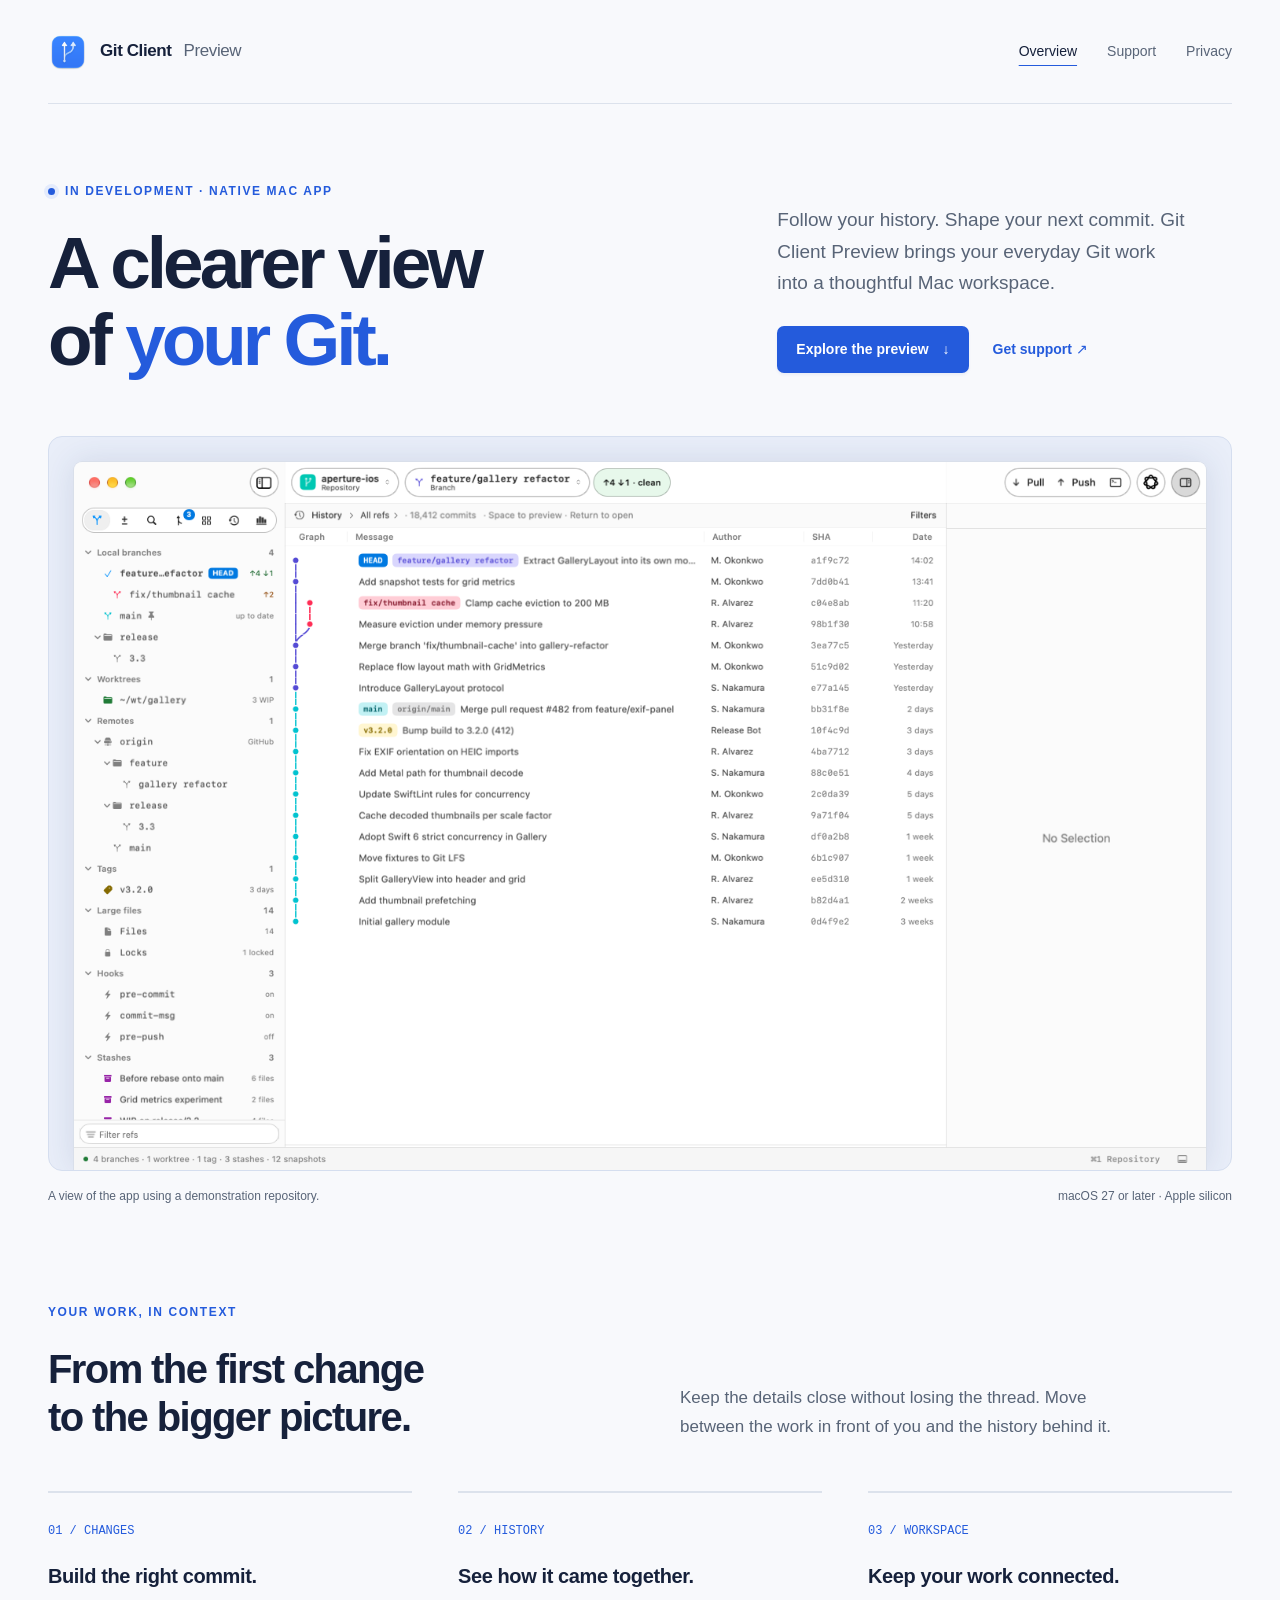
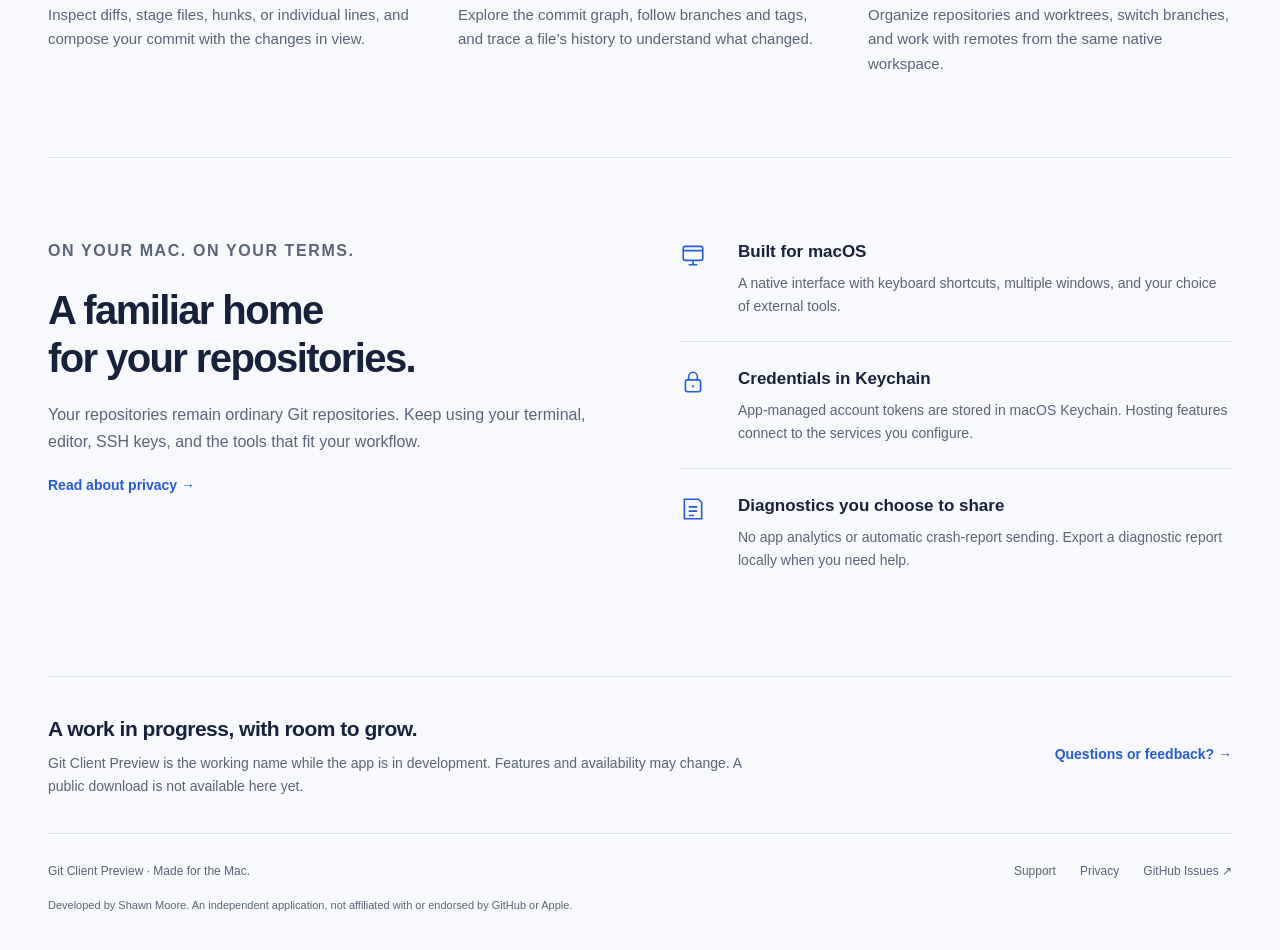
<file: public/index.html>
<!doctype html>
<html lang="en">
<head>
  <meta charset="utf-8">
  <meta name="viewport" content="width=device-width, initial-scale=1">
  <title>Git Client Preview — A clearer view of your Git</title>
  <meta name="description" content="A native Git app for macOS. Explore your history, shape your commits, and work with your repositories in one focused workspace.">
  <meta name="theme-color" content="#f8f9fc">
  <meta property="og:type" content="website">
  <meta property="og:title" content="Git Client Preview — A clearer view of your Git">
  <meta property="og:description" content="A native Git app for macOS. Explore your history, shape your commits, and work with your repositories in one focused workspace.">
  <meta property="og:url" content="https://shawnmoore.github.io/git-client-preview/">
  <meta property="og:image" content="https://shawnmoore.github.io/git-client-preview/assets/repository-preview.png">
  <meta property="og:image:alt" content="Git Client Preview showing branches and commit history in a demonstration repository.">
  <link rel="canonical" href="https://shawnmoore.github.io/git-client-preview/">
  <link rel="icon" type="image/png" href="./assets/app-icon.png">
  <link rel="stylesheet" href="./assets/styles.css">
</head>
<body>
  <a class="skip-link" href="#main">Skip to content</a>
  <header class="site-header wrap">
    <a class="brand" href="./"><img src="./assets/app-icon.png" alt="" width="40" height="40">Git Client <em>Preview</em></a>
    <nav class="site-nav" aria-label="Main navigation"><a href="./" aria-current="page">Overview</a><a href="./support/">Support</a><a href="./privacy/">Privacy</a></nav>
  </header>
  <main id="main" class="wrap">
    <section class="hero" aria-labelledby="hero-heading">
      <div><p class="eyebrow"><span class="status-dot" aria-hidden="true"></span>In development · Native Mac app</p><h1 id="hero-heading">A clearer view<br>of <span>your Git.</span></h1></div>
      <div class="hero-copy"><p>Follow your history. Shape your next commit. Git Client Preview brings your everyday Git work into a thoughtful Mac workspace.</p><div class="actions"><a class="button" href="#explore">Explore the preview <span aria-hidden="true">↓</span></a><a class="text-link" href="support/">Get support <span aria-hidden="true">↗</span></a></div></div>
    </section>
    <figure class="product-figure">
      <div class="product-frame"><img src="assets/repository-preview.png" alt="Git Client Preview’s repository view, with a branch sidebar and a color-coded graph of commit history." width="1440" height="900" fetchpriority="high"></div>
      <figcaption><span>A view of the app using a demonstration repository.</span><span>macOS 27 or later · Apple silicon</span></figcaption>
    </figure>
    <section class="section" id="explore" aria-labelledby="explore-heading">
      <div class="section-heading"><div><p class="eyebrow">Your work, in context</p><h2 id="explore-heading">From the first change<br>to the bigger picture.</h2></div><p>Keep the details close without losing the thread. Move between the work in front of you and the history behind it.</p></div>
      <div class="feature-list">
        <article class="feature"><span class="feature-number" aria-hidden="true">01 / CHANGES</span><h3>Build the right commit.</h3><p>Inspect diffs, stage files, hunks, or individual lines, and compose your commit with the changes in view.</p></article>
        <article class="feature"><span class="feature-number" aria-hidden="true">02 / HISTORY</span><h3>See how it came together.</h3><p>Explore the commit graph, follow branches and tags, and trace a file’s history to understand what changed.</p></article>
        <article class="feature"><span class="feature-number" aria-hidden="true">03 / WORKSPACE</span><h3>Keep your work connected.</h3><p>Organize repositories and worktrees, switch branches, and work with remotes from the same native workspace.</p></article>
      </div>
    </section>
    <section class="section principles" aria-labelledby="principles-heading">
      <div><p class="eyebrow">On your Mac. On your terms.</p><h2 id="principles-heading">A familiar home<br>for your repositories.</h2><p>Your repositories remain ordinary Git repositories. Keep using your terminal, editor, SSH keys, and the tools that fit your workflow.</p><a class="text-link" href="privacy/">Read about privacy <span aria-hidden="true">→</span></a></div>
      <div>
        <div class="principle-note"><svg viewBox="0 0 24 24" fill="none" stroke="currentColor" stroke-width="1.5" aria-hidden="true"><rect x="3" y="4" width="18" height="13" rx="2"/><path d="M8 21h8m-4-4v4M3 8h18"/></svg><div><h3>Built for macOS</h3><p>A native interface with keyboard shortcuts, multiple windows, and your choice of external tools.</p></div></div>
        <div class="principle-note"><svg viewBox="0 0 24 24" fill="none" stroke="currentColor" stroke-width="1.5" aria-hidden="true"><rect x="5" y="10" width="14" height="11" rx="2"/><path d="M8 10V7a4 4 0 0 1 8 0v3m-4 5v2"/></svg><div><h3>Credentials in Keychain</h3><p>App-managed account tokens are stored in macOS Keychain. Hosting features connect to the services you configure.</p></div></div>
        <div class="principle-note"><svg viewBox="0 0 24 24" fill="none" stroke="currentColor" stroke-width="1.5" aria-hidden="true"><path d="M7 3h10l3 3v15H4V3h3zm1 7h8m-8 4h8m-8 4h5"/></svg><div><h3>Diagnostics you choose to share</h3><p>No app analytics or automatic crash-report sending. Export a diagnostic report locally when you need help.</p></div></div>
      </div>
    </section>
    <section class="preview-note" aria-labelledby="preview-heading"><div><h2 id="preview-heading">A work in progress, with room to grow.</h2><p>Git Client Preview is the working name while the app is in development. Features and availability may change. A public download is not available here yet.</p></div><a class="text-link" href="support/">Questions or feedback? <span aria-hidden="true">→</span></a></section>
  </main>
  <footer class="site-footer wrap">
    <div class="footer-top"><span>Git Client Preview · Made for the Mac.</span><nav class="footer-links" aria-label="Footer navigation"><a href="./support/">Support</a><a href="./privacy/">Privacy</a><a href="https://github.com/ShawnMoore/git-client-preview/issues">GitHub Issues <span aria-hidden="true">↗</span></a></nav></div>
    <p>Developed by Shawn Moore. An independent application, not affiliated with or endorsed by GitHub or Apple.</p>
  </footer>
</body>
</html>
</file>
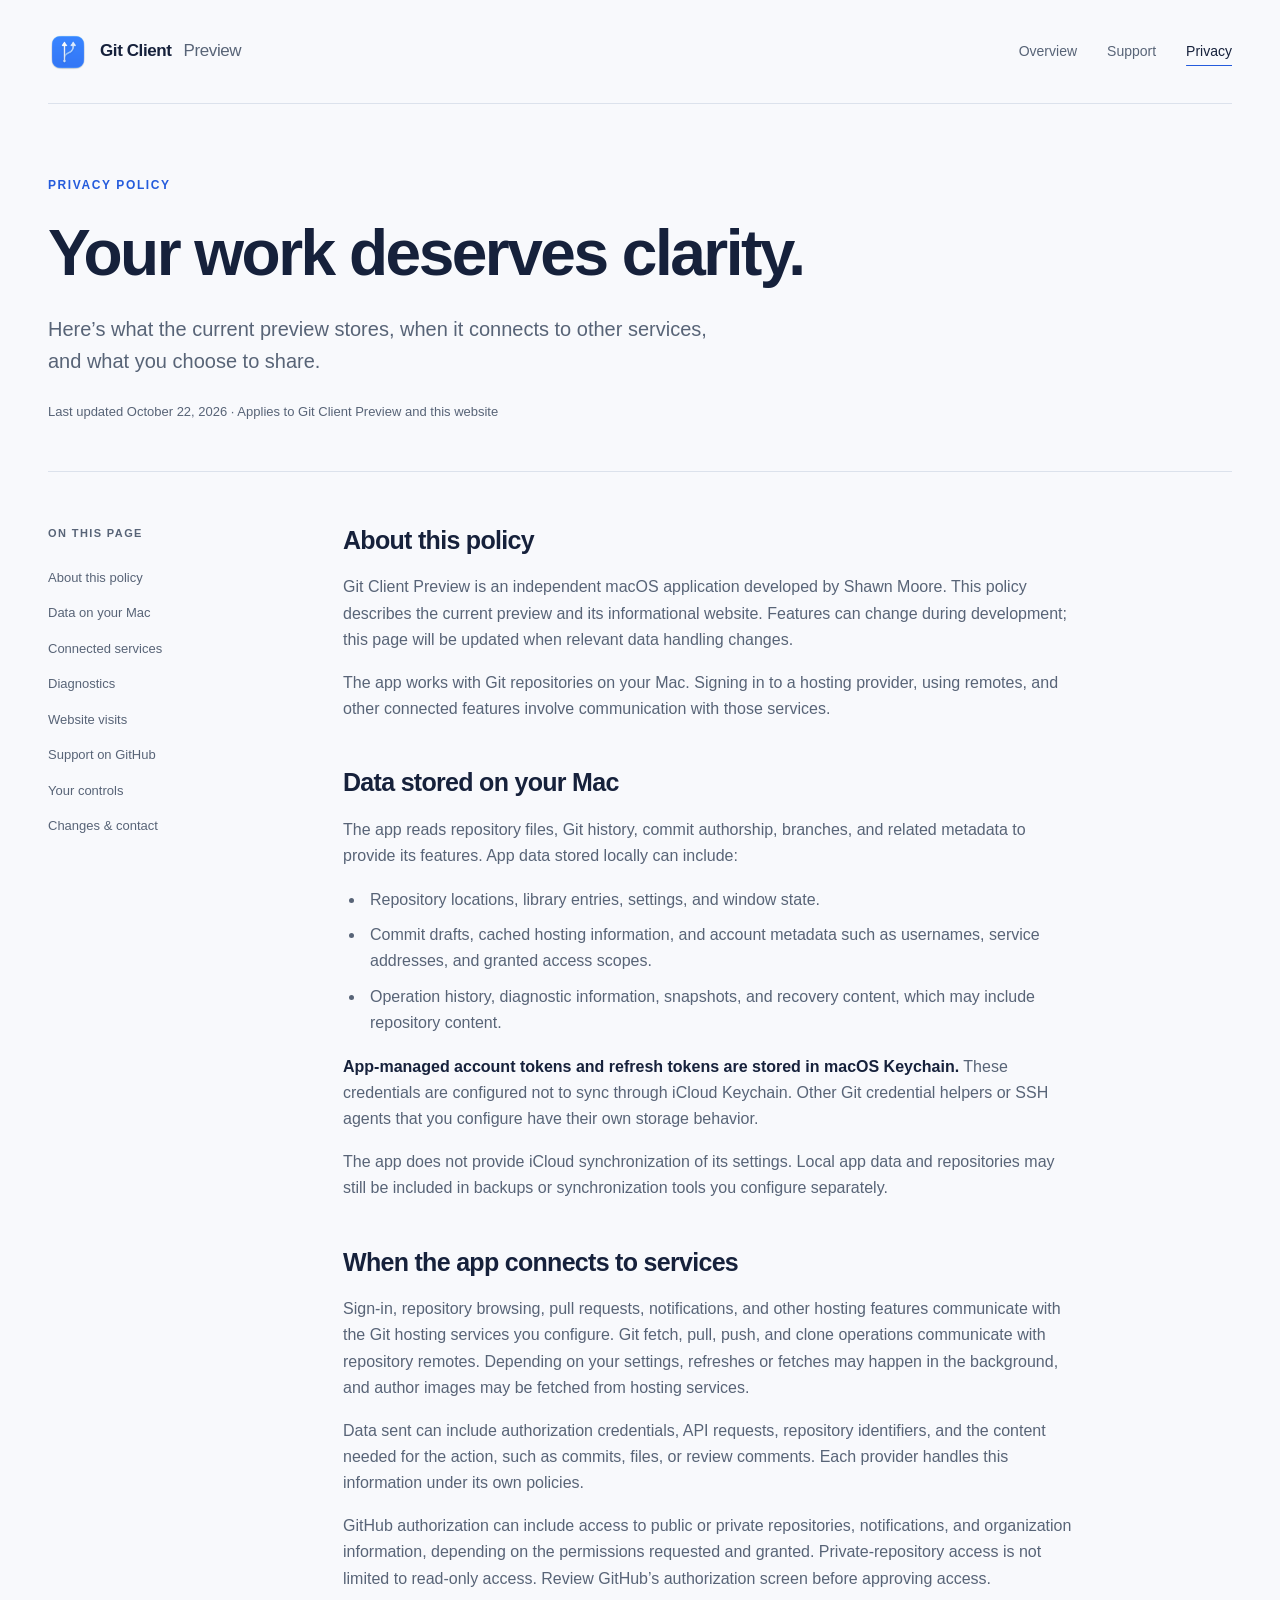
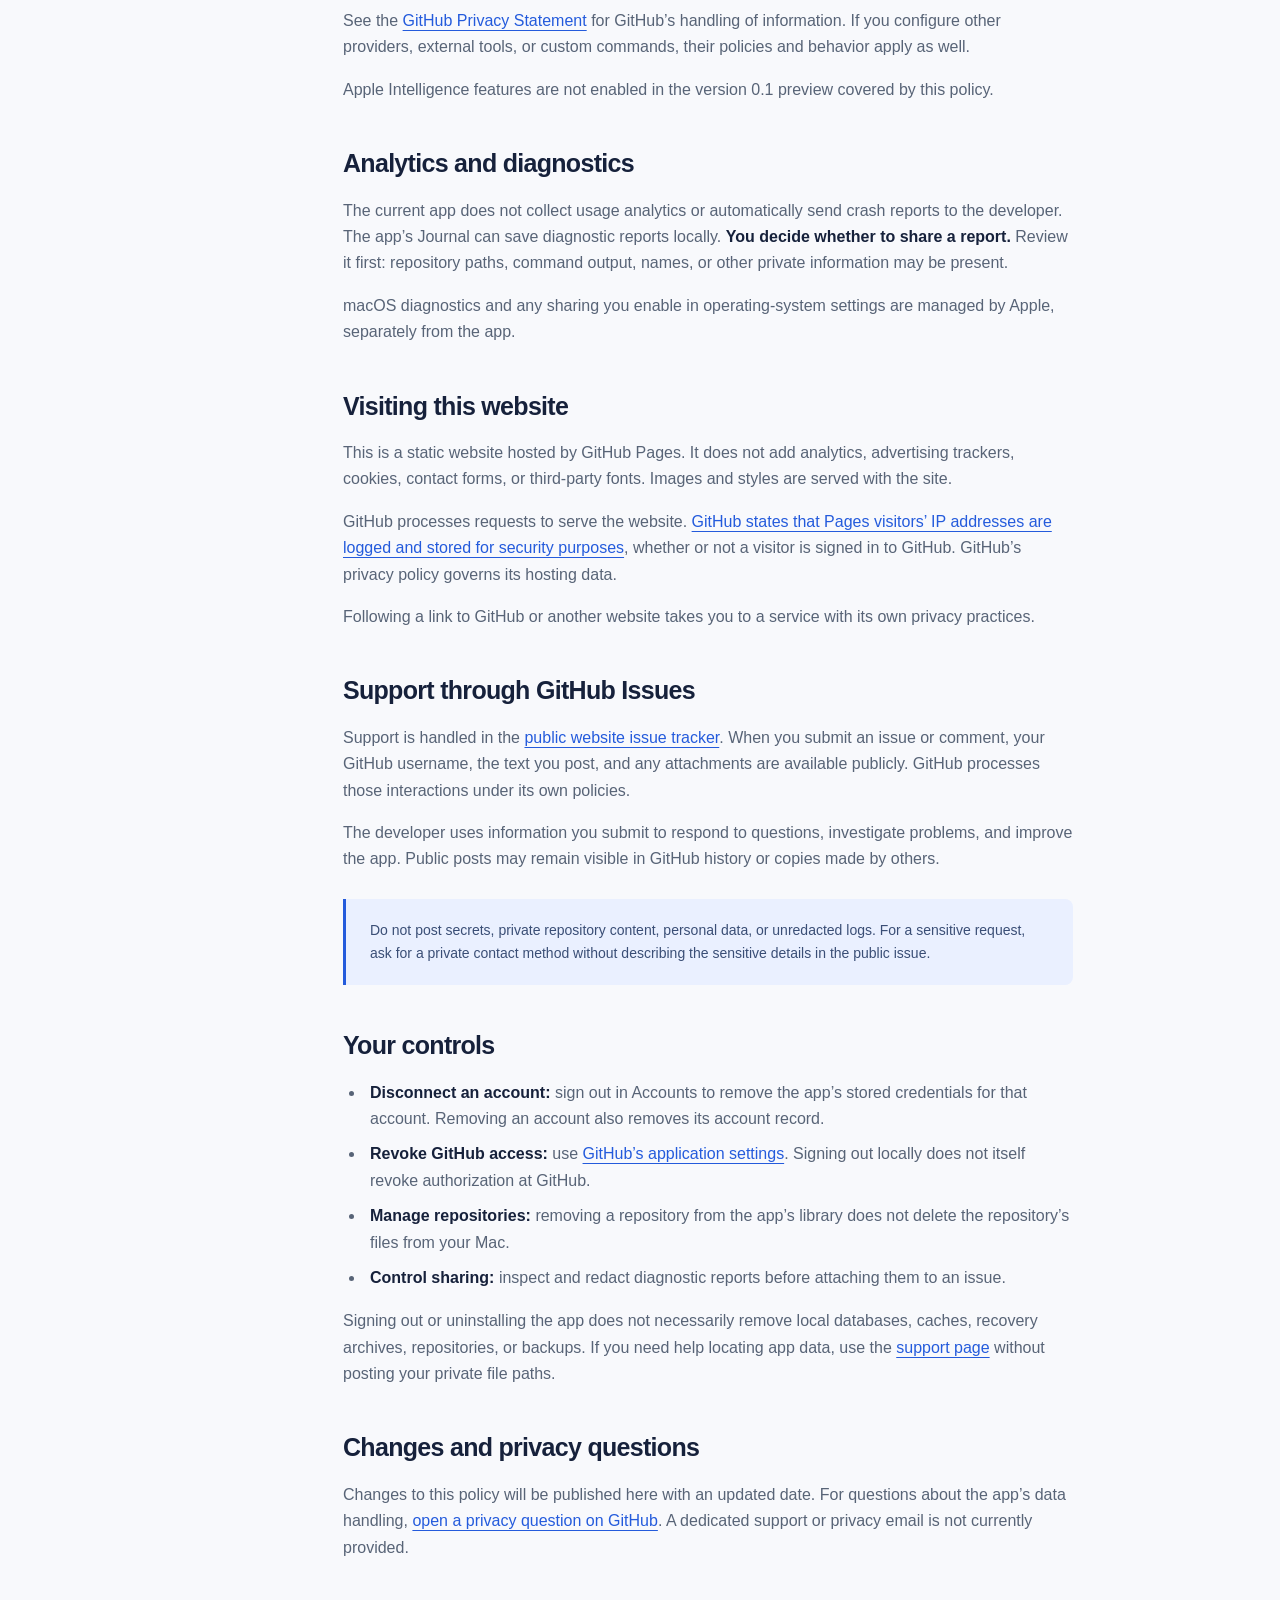
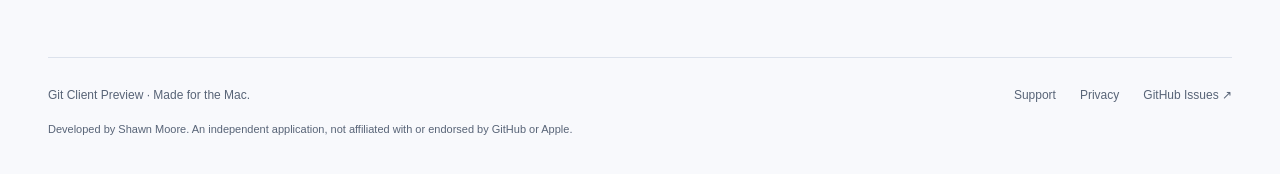
<file: public/privacy/index.html>
<!doctype html>
<html lang="en">
<head>
  <meta charset="utf-8">
  <meta name="viewport" content="width=device-width, initial-scale=1">
  <title>Privacy — Git Client Preview</title>
  <meta name="description" content="How Git Client Preview handles local app data, GitHub authorization, diagnostics, website visits, and public support issues.">
  <meta name="theme-color" content="#f8f9fc">
  <meta property="og:type" content="website">
  <meta property="og:title" content="Privacy — Git Client Preview">
  <meta property="og:description" content="How Git Client Preview handles local app data, GitHub authorization, diagnostics, website visits, and public support issues.">
  <meta property="og:url" content="https://shawnmoore.github.io/git-client-preview/privacy/">
  <meta property="og:image" content="https://shawnmoore.github.io/git-client-preview/assets/repository-preview.png">
  <meta property="og:image:alt" content="Git Client Preview showing branches and commit history in a demonstration repository.">
  <link rel="canonical" href="https://shawnmoore.github.io/git-client-preview/privacy/">
  <link rel="icon" type="image/png" href="../assets/app-icon.png">
  <link rel="stylesheet" href="../assets/styles.css">
</head>
<body>
  <a class="skip-link" href="#main">Skip to content</a>
  <header class="site-header wrap">
    <a class="brand" href="../"><img src="../assets/app-icon.png" alt="" width="40" height="40">Git Client <em>Preview</em></a>
    <nav class="site-nav" aria-label="Main navigation"><a href="../">Overview</a><a href="../support/">Support</a><a href="../privacy/" aria-current="page">Privacy</a></nav>
  </header>
  <main id="main" class="wrap">
    <div class="page-intro"><p class="eyebrow">Privacy policy</p><h1>Your work deserves clarity.</h1><p class="lede">Here’s what the current preview stores, when it connects to other services, and what you choose to share.</p><p class="updated">Last updated October 22, 2026 · Applies to Git Client Preview and this website</p></div>
    <div class="reading-layout"><nav class="contents" aria-label="On this page"><p>On this page</p><a href="#about">About this policy</a><a href="#local-data">Data on your Mac</a><a href="#connections">Connected services</a><a href="#diagnostics">Diagnostics</a><a href="#website">Website visits</a><a href="#support">Support on GitHub</a><a href="#controls">Your controls</a><a href="#changes">Changes &amp; contact</a></nav>
      <article class="prose">
        <section id="about"><h2>About this policy</h2><p>Git Client Preview is an independent macOS application developed by Shawn Moore. This policy describes the current preview and its informational website. Features can change during development; this page will be updated when relevant data handling changes.</p><p>The app works with Git repositories on your Mac. Signing in to a hosting provider, using remotes, and other connected features involve communication with those services.</p></section>
        <section id="local-data"><h2>Data stored on your Mac</h2><p>The app reads repository files, Git history, commit authorship, branches, and related metadata to provide its features. App data stored locally can include:</p><ul><li>Repository locations, library entries, settings, and window state.</li><li>Commit drafts, cached hosting information, and account metadata such as usernames, service addresses, and granted access scopes.</li><li>Operation history, diagnostic information, snapshots, and recovery content, which may include repository content.</li></ul><p><strong>App-managed account tokens and refresh tokens are stored in macOS Keychain.</strong> These credentials are configured not to sync through iCloud Keychain. Other Git credential helpers or SSH agents that you configure have their own storage behavior.</p><p>The app does not provide iCloud synchronization of its settings. Local app data and repositories may still be included in backups or synchronization tools you configure separately.</p></section>
        <section id="connections"><h2>When the app connects to services</h2><p>Sign-in, repository browsing, pull requests, notifications, and other hosting features communicate with the Git hosting services you configure. Git fetch, pull, push, and clone operations communicate with repository remotes. Depending on your settings, refreshes or fetches may happen in the background, and author images may be fetched from hosting services.</p><p>Data sent can include authorization credentials, API requests, repository identifiers, and the content needed for the action, such as commits, files, or review comments. Each provider handles this information under its own policies.</p><p>GitHub authorization can include access to public or private repositories, notifications, and organization information, depending on the permissions requested and granted. Private-repository access is not limited to read-only access. Review GitHub’s authorization screen before approving access.</p><p>See the <a href="https://docs.github.com/en/site-policy/privacy-policies/github-general-privacy-statement">GitHub Privacy Statement</a> for GitHub’s handling of information. If you configure other providers, external tools, or custom commands, their policies and behavior apply as well.</p><p>Apple Intelligence features are not enabled in the version 0.1 preview covered by this policy.</p></section>
        <section id="diagnostics"><h2>Analytics and diagnostics</h2><p>The current app does not collect usage analytics or automatically send crash reports to the developer. The app’s Journal can save diagnostic reports locally. <strong>You decide whether to share a report.</strong> Review it first: repository paths, command output, names, or other private information may be present.</p><p>macOS diagnostics and any sharing you enable in operating-system settings are managed by Apple, separately from the app.</p></section>
        <section id="website"><h2>Visiting this website</h2><p>This is a static website hosted by GitHub Pages. It does not add analytics, advertising trackers, cookies, contact forms, or third-party fonts. Images and styles are served with the site.</p><p>GitHub processes requests to serve the website. <a href="https://docs.github.com/en/pages/getting-started-with-github-pages/what-is-github-pages#data-collection">GitHub states that Pages visitors’ IP addresses are logged and stored for security purposes</a>, whether or not a visitor is signed in to GitHub. GitHub’s privacy policy governs its hosting data.</p><p>Following a link to GitHub or another website takes you to a service with its own privacy practices.</p></section>
        <section id="support"><h2>Support through GitHub Issues</h2><p>Support is handled in the <a href="https://github.com/ShawnMoore/git-client-preview/issues">public website issue tracker</a>. When you submit an issue or comment, your GitHub username, the text you post, and any attachments are available publicly. GitHub processes those interactions under its own policies.</p><p>The developer uses information you submit to respond to questions, investigate problems, and improve the app. Public posts may remain visible in GitHub history or copies made by others.</p><div class="notice"><p>Do not post secrets, private repository content, personal data, or unredacted logs. For a sensitive request, ask for a private contact method without describing the sensitive details in the public issue.</p></div></section>
        <section id="controls"><h2>Your controls</h2><ul><li><strong>Disconnect an account:</strong> sign out in Accounts to remove the app’s stored credentials for that account. Removing an account also removes its account record.</li><li><strong>Revoke GitHub access:</strong> use <a href="https://github.com/settings/applications">GitHub’s application settings</a>. Signing out locally does not itself revoke authorization at GitHub.</li><li><strong>Manage repositories:</strong> removing a repository from the app’s library does not delete the repository’s files from your Mac.</li><li><strong>Control sharing:</strong> inspect and redact diagnostic reports before attaching them to an issue.</li></ul><p>Signing out or uninstalling the app does not necessarily remove local databases, caches, recovery archives, repositories, or backups. If you need help locating app data, use the <a href="../support/">support page</a> without posting your private file paths.</p></section>
        <section id="changes"><h2>Changes and privacy questions</h2><p>Changes to this policy will be published here with an updated date. For questions about the app’s data handling, <a href="https://github.com/ShawnMoore/git-client-preview/issues/new?template=privacy-question.yml">open a privacy question on GitHub</a>. A dedicated support or privacy email is not currently provided.</p></section>
      </article>
    </div>
  </main>
  <footer class="site-footer wrap">
    <div class="footer-top"><span>Git Client Preview · Made for the Mac.</span><nav class="footer-links" aria-label="Footer navigation"><a href="../support/">Support</a><a href="../privacy/">Privacy</a><a href="https://github.com/ShawnMoore/git-client-preview/issues">GitHub Issues <span aria-hidden="true">↗</span></a></nav></div>
    <p>Developed by Shawn Moore. An independent application, not affiliated with or endorsed by GitHub or Apple.</p>
  </footer>
</body>
</html>
</file>
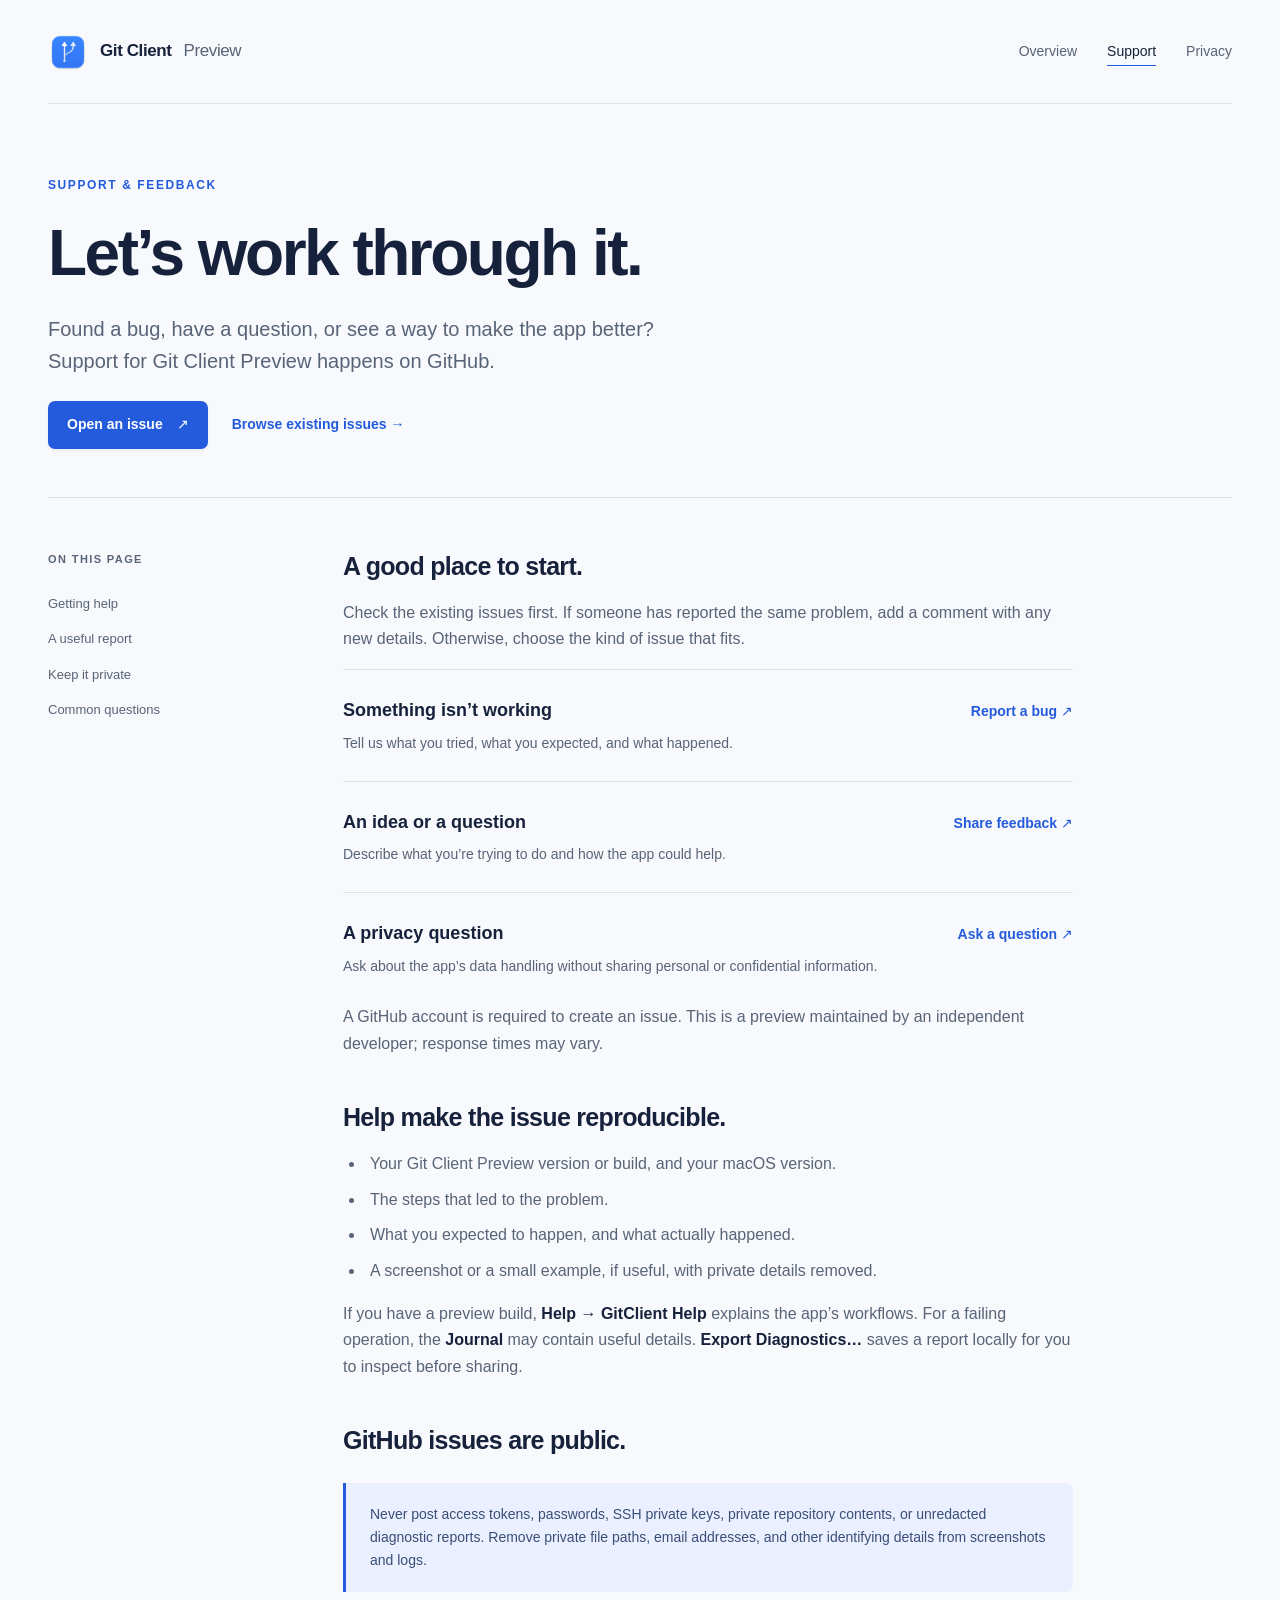
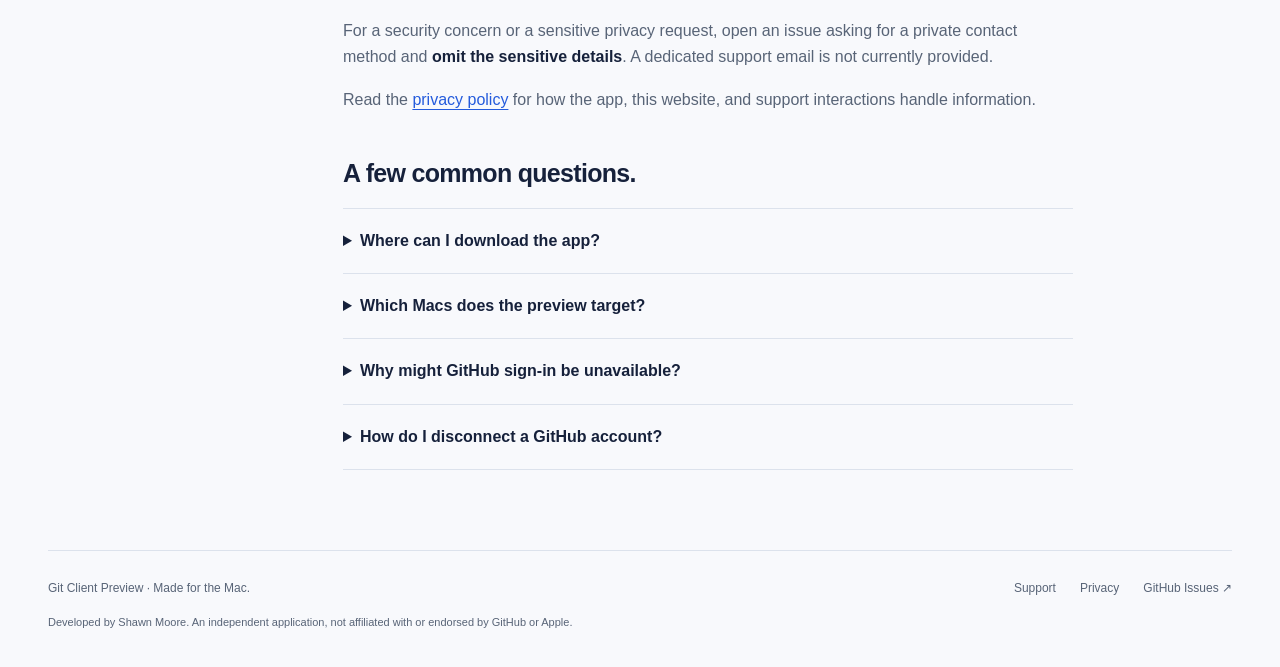
<file: public/support/index.html>
<!doctype html>
<html lang="en">
<head>
  <meta charset="utf-8">
  <meta name="viewport" content="width=device-width, initial-scale=1">
  <title>Support — Git Client Preview</title>
  <meta name="description" content="Get help with Git Client Preview, report a bug, or suggest an improvement through the public GitHub issue tracker.">
  <meta name="theme-color" content="#f8f9fc">
  <meta property="og:type" content="website">
  <meta property="og:title" content="Support — Git Client Preview">
  <meta property="og:description" content="Get help with Git Client Preview, report a bug, or suggest an improvement through the public GitHub issue tracker.">
  <meta property="og:url" content="https://shawnmoore.github.io/git-client-preview/support/">
  <meta property="og:image" content="https://shawnmoore.github.io/git-client-preview/assets/repository-preview.png">
  <meta property="og:image:alt" content="Git Client Preview showing branches and commit history in a demonstration repository.">
  <link rel="canonical" href="https://shawnmoore.github.io/git-client-preview/support/">
  <link rel="icon" type="image/png" href="../assets/app-icon.png">
  <link rel="stylesheet" href="../assets/styles.css">
</head>
<body>
  <a class="skip-link" href="#main">Skip to content</a>
  <header class="site-header wrap">
    <a class="brand" href="../"><img src="../assets/app-icon.png" alt="" width="40" height="40">Git Client <em>Preview</em></a>
    <nav class="site-nav" aria-label="Main navigation"><a href="../">Overview</a><a href="../support/" aria-current="page">Support</a><a href="../privacy/">Privacy</a></nav>
  </header>
  <main id="main" class="wrap">
    <div class="page-intro"><p class="eyebrow">Support &amp; feedback</p><h1>Let’s work through it.</h1><p class="lede">Found a bug, have a question, or see a way to make the app better? Support for Git Client Preview happens on GitHub.</p><div class="actions"><a class="button" href="https://github.com/ShawnMoore/git-client-preview/issues/new/choose">Open an issue <span aria-hidden="true">↗</span></a><a class="text-link" href="https://github.com/ShawnMoore/git-client-preview/issues">Browse existing issues <span aria-hidden="true">→</span></a></div></div>
    <div class="reading-layout"><nav class="contents" aria-label="On this page"><p>On this page</p><a href="#getting-help">Getting help</a><a href="#useful-report">A useful report</a><a href="#privacy">Keep it private</a><a href="#questions">Common questions</a></nav>
      <div class="prose">
        <section id="getting-help"><h2>A good place to start.</h2><p>Check the existing issues first. If someone has reported the same problem, add a comment with any new details. Otherwise, choose the kind of issue that fits.</p>
          <div class="support-path"><div><h3>Something isn’t working</h3><p>Tell us what you tried, what you expected, and what happened.</p></div><a class="text-link" href="https://github.com/ShawnMoore/git-client-preview/issues/new?template=bug-report.yml">Report a bug <span aria-hidden="true">↗</span></a></div>
          <div class="support-path"><div><h3>An idea or a question</h3><p>Describe what you’re trying to do and how the app could help.</p></div><a class="text-link" href="https://github.com/ShawnMoore/git-client-preview/issues/new?template=question-or-idea.yml">Share feedback <span aria-hidden="true">↗</span></a></div>
          <div class="support-path"><div><h3>A privacy question</h3><p>Ask about the app’s data handling without sharing personal or confidential information.</p></div><a class="text-link" href="https://github.com/ShawnMoore/git-client-preview/issues/new?template=privacy-question.yml">Ask a question <span aria-hidden="true">↗</span></a></div>
          <p>A GitHub account is required to create an issue. This is a preview maintained by an independent developer; response times may vary.</p>
        </section>
        <section id="useful-report"><h2>Help make the issue reproducible.</h2><ul><li>Your Git Client Preview version or build, and your macOS version.</li><li>The steps that led to the problem.</li><li>What you expected to happen, and what actually happened.</li><li>A screenshot or a small example, if useful, with private details removed.</li></ul><p>If you have a preview build, <strong>Help → GitClient Help</strong> explains the app’s workflows. For a failing operation, the <strong>Journal</strong> may contain useful details. <strong>Export Diagnostics…</strong> saves a report locally for you to inspect before sharing.</p></section>
        <section id="privacy"><h2>GitHub issues are public.</h2><div class="notice"><p>Never post access tokens, passwords, SSH private keys, private repository contents, or unredacted diagnostic reports. Remove private file paths, email addresses, and other identifying details from screenshots and logs.</p></div><p>For a security concern or a sensitive privacy request, open an issue asking for a private contact method and <strong>omit the sensitive details</strong>. A dedicated support email is not currently provided.</p><p>Read the <a href="../privacy/">privacy policy</a> for how the app, this website, and support interactions handle information.</p></section>
        <section id="questions"><h2>A few common questions.</h2>
          <details><summary>Where can I download the app?</summary><p>A public download is not available on this website yet. The app is in development, and this site provides product information, support, and privacy details.</p></details>
          <details><summary>Which Macs does the preview target?</summary><p>The current preview targets macOS 27 or later on a Mac with Apple silicon.</p></details>
          <details><summary>Why might GitHub sign-in be unavailable?</summary><p>Browser sign-in depends on the app’s GitHub registration being configured in your build. If sign-in is unavailable or fails, include your build version and the visible error in an issue. Do not include access tokens or sign-in codes.</p></details>
          <details><summary>How do I disconnect a GitHub account?</summary><p>Sign out in the app’s Accounts settings to remove its locally stored account credentials. To revoke the app’s GitHub authorization too, visit <a href="https://github.com/settings/applications">GitHub’s application settings</a>. Signing out does not delete your repositories or all cached app data.</p></details>
        </section>
      </div>
    </div>
  </main>
  <footer class="site-footer wrap">
    <div class="footer-top"><span>Git Client Preview · Made for the Mac.</span><nav class="footer-links" aria-label="Footer navigation"><a href="../support/">Support</a><a href="../privacy/">Privacy</a><a href="https://github.com/ShawnMoore/git-client-preview/issues">GitHub Issues <span aria-hidden="true">↗</span></a></nav></div>
    <p>Developed by Shawn Moore. An independent application, not affiliated with or endorsed by GitHub or Apple.</p>
  </footer>
</body>
</html>
</file>
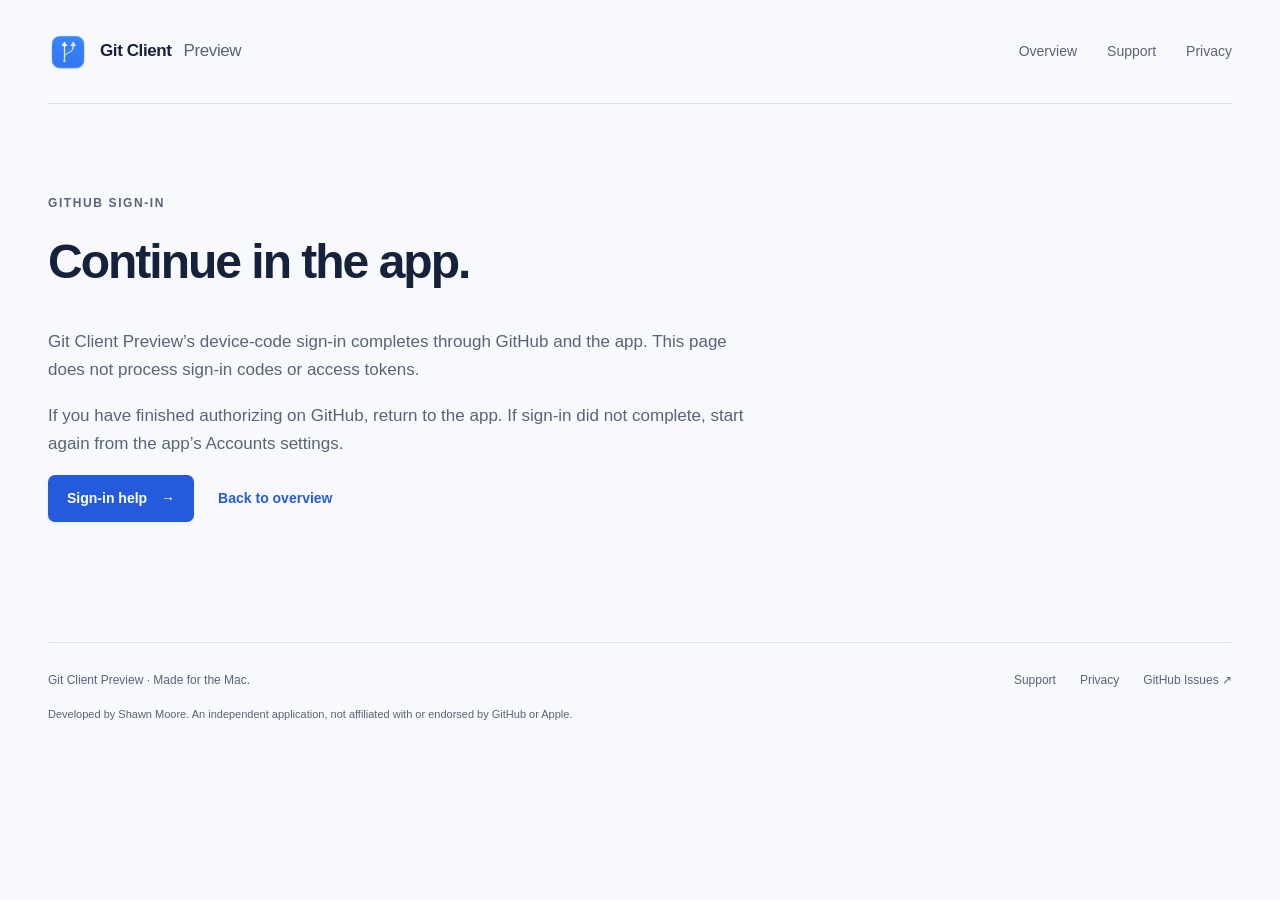
<file: public/oauth/callback/index.html>
<!doctype html>
<html lang="en">
<head>
  <meta charset="utf-8">
  <meta name="viewport" content="width=device-width, initial-scale=1">
  <title>Return to the app — Git Client Preview</title>
  <meta name="description" content="Return to Git Client Preview to continue sign-in.">
  <meta name="theme-color" content="#f8f9fc">
  <meta property="og:type" content="website">
  <meta property="og:title" content="Return to the app — Git Client Preview">
  <meta property="og:description" content="Return to Git Client Preview to continue sign-in.">
  <meta property="og:url" content="https://shawnmoore.github.io/git-client-preview/oauth/callback/">
  <meta property="og:image" content="https://shawnmoore.github.io/git-client-preview/assets/repository-preview.png">
  <meta property="og:image:alt" content="Git Client Preview showing branches and commit history in a demonstration repository.">
  <link rel="canonical" href="https://shawnmoore.github.io/git-client-preview/oauth/callback/">
  <link rel="icon" type="image/png" href="../../assets/app-icon.png">
  <link rel="stylesheet" href="../../assets/styles.css">
</head>
<body>
  <a class="skip-link" href="#main">Skip to content</a>
  <header class="site-header wrap">
    <a class="brand" href="../../"><img src="../../assets/app-icon.png" alt="" width="40" height="40">Git Client <em>Preview</em></a>
    <nav class="site-nav" aria-label="Main navigation"><a href="../../">Overview</a><a href="../../support/">Support</a><a href="../../privacy/">Privacy</a></nav>
  </header>
  <main id="main" class="wrap">
    <section class="compact-page"><p class="eyebrow">GitHub sign-in</p><h1>Continue in the app.</h1><p>Git Client Preview’s device-code sign-in completes through GitHub and the app. This page does not process sign-in codes or access tokens.</p><p>If you have finished authorizing on GitHub, return to the app. If sign-in did not complete, start again from the app’s Accounts settings.</p><div class="actions"><a class="button" href="../../support/">Sign-in help <span aria-hidden="true">→</span></a><a class="text-link" href="../../">Back to overview</a></div></section>
  </main>
  <footer class="site-footer wrap">
    <div class="footer-top"><span>Git Client Preview · Made for the Mac.</span><nav class="footer-links" aria-label="Footer navigation"><a href="../../support/">Support</a><a href="../../privacy/">Privacy</a><a href="https://github.com/ShawnMoore/git-client-preview/issues">GitHub Issues <span aria-hidden="true">↗</span></a></nav></div>
    <p>Developed by Shawn Moore. An independent application, not affiliated with or endorsed by GitHub or Apple.</p>
  </footer>
</body>
</html>
</file>
<file: public/assets/styles.css>
@charset "UTF-8";

:root {
  color-scheme: light;
  --paper: #f8f9fc;
  --ink: #16213b;
  --muted: #586477;
  --line: #dce2ec;
  --blue: #245bdc;
  --soft-blue: #eaf0ff;
  font-family: -apple-system, BlinkMacSystemFont, "Segoe UI", sans-serif;
  font-synthesis: none;
  -webkit-font-smoothing: antialiased;
}
* { box-sizing: border-box; }
html { scroll-behavior: smooth; scroll-padding-top: 32px; }
body { margin: 0; background: var(--paper); color: var(--ink); font-size: 17px; line-height: 1.65; }
a { color: var(--blue); text-underline-offset: 4px; }
a:hover { text-decoration-thickness: 2px; }
a:focus-visible, summary:focus-visible { outline: 3px solid var(--blue); outline-offset: 5px; border-radius: 3px; }
img { display: block; max-width: 100%; height: auto; }
::selection { background: #dce6ff; }
.wrap { width: min(1200px, calc(100% - 96px)); margin-inline: auto; }
.skip-link { position: absolute; top: -80px; left: 20px; z-index: 10; padding: 10px 18px; background: white; }
.skip-link:focus { top: 12px; }
.site-header { display: flex; align-items: center; justify-content: space-between; gap: 24px; min-height: 104px; border-bottom: 1px solid var(--line); }
.brand { display: inline-flex; gap: 12px; align-items: center; color: var(--ink); text-decoration: none; font-size: 17px; font-weight: 650; letter-spacing: -.4px; white-space: nowrap; }
.brand img { width: 40px; height: 40px; }
.brand em { font-style: normal; font-weight: 400; color: var(--muted); }
.site-nav { display: flex; gap: 30px; font-size: 14px; }
.site-nav a { color: var(--muted); text-decoration: none; padding-block: 10px; }
.site-nav a:hover, .site-nav a[aria-current="page"] { color: var(--ink); }
.site-nav a[aria-current="page"] { text-decoration: underline; text-decoration-color: var(--blue); text-underline-offset: 9px; }
.eyebrow { display: flex; align-items: center; gap: 10px; margin: 0 0 22px; color: var(--blue); font-size: 12px; font-weight: 650; letter-spacing: 1.6px; text-transform: uppercase; }
.status-dot { width: 7px; height: 7px; background: var(--blue); border-radius: 50%; box-shadow: 0 0 0 4px #e4ebfc; flex: 0 0 auto; }
.hero { display: grid; grid-template-columns: 1.45fr 1fr; align-items: end; gap: 70px; padding: 78px 0 58px; }
h1, h2, h3, p { margin-top: 0; }
.hero h1 { margin-bottom: 0; font-size: clamp(48px, 5.7vw, 82px); line-height: 1.06; letter-spacing: -4px; font-weight: 620; }
.hero h1 span { color: var(--blue); }
.hero-copy { padding-bottom: 5px; }
.hero-copy > p { margin-bottom: 28px; max-width: 410px; color: var(--muted); font-size: 19px; line-height: 1.65; }
.actions { display: flex; flex-wrap: wrap; gap: 18px 24px; align-items: center; }
.button { display: inline-flex; align-items: center; justify-content: center; gap: 14px; border-radius: 7px; padding: 12px 19px; background: var(--blue); color: #fff; font-weight: 580; font-size: 14px; text-decoration: none; box-shadow: 0 2px 3px #183e9c10; }
.button:hover { background: #1848bb; text-decoration: none; }
.text-link { font-size: 14px; font-weight: 550; text-decoration: none; }
.text-link:hover { text-decoration: underline; }
.product-figure { margin: 0; }
.product-frame { padding: 24px 24px 0; background: #e9eef9; border: 1px solid #d5deef; border-radius: 14px; overflow: hidden; }
.product-frame img { width: 100%; border: 1px solid #d9dfea; border-bottom: 0; border-radius: 9px 9px 0 0; box-shadow: 0 0 32px #263c7220; }
figcaption { display: flex; justify-content: space-between; gap: 18px; color: var(--muted); font-size: 12px; padding: 16px 0; }
.section { padding-block: 80px; border-bottom: 1px solid var(--line); }
.section-heading { display: grid; grid-template-columns: 1fr 1fr; gap: 80px; margin-bottom: 50px; align-items: end; }
.section h2 { font-size: 40px; font-weight: 600; letter-spacing: -1.6px; line-height: 1.2; margin-bottom: 0; }
.section-heading > p { color: var(--muted); max-width: 440px; margin-bottom: 0; }
.feature-list { display: grid; grid-template-columns: repeat(3, 1fr); gap: 46px; }
.feature { border-top: 2px solid var(--line); padding-top: 22px; }
.feature-number { font-family: ui-monospace, SFMono-Regular, monospace; color: var(--blue); font-size: 12px; }
.feature h3 { font-size: 20px; font-weight: 600; letter-spacing: -.4px; margin: 17px 0 10px; }
.feature p { color: var(--muted); font-size: 15px; margin-bottom: 0; }
.principles { display: grid; grid-template-columns: 1fr 1fr; gap: 80px; }
.principles p { color: var(--muted); font-size: 16px; }
.principles h2 { margin-bottom: 20px; }
.principle-note { display: grid; grid-template-columns: 40px 1fr; gap: 18px; padding: 23px 0; border-bottom: 1px solid var(--line); }
.principle-note:first-child { padding-top: 0; }
.principle-note:last-child { border-bottom: 0; }
.principle-note svg { color: var(--blue); width: 26px; height: 26px; margin-top: 4px; }
.principle-note h3 { font-size: 17px; margin-bottom: 6px; font-weight: 600; }
.principle-note p { margin-bottom: 0; font-size: 14px; }
.preview-note { display: flex; align-items: center; justify-content: space-between; gap: 36px; padding: 35px 0; }
.preview-note h2 { font-size: 21px; letter-spacing: -.5px; margin: 0 0 6px; }
.preview-note p { font-size: 14px; color: var(--muted); margin-bottom: 0; max-width: 700px; }
.site-footer { border-top: 1px solid var(--line); padding-block: 28px 36px; color: var(--muted); font-size: 12px; }
.footer-top { display: flex; justify-content: space-between; gap: 24px; margin-bottom: 14px; }
.footer-links { display: flex; flex-wrap: wrap; gap: 24px; }
.footer-links a { color: var(--muted); text-decoration: none; }
.footer-links a:hover { color: var(--blue); text-decoration: underline; }
.site-footer p { margin-bottom: 0; font-size: 11px; }
.page-intro { padding: 72px 0 48px; border-bottom: 1px solid var(--line); }
.page-intro h1 { font-size: clamp(44px, 5vw, 64px); font-weight: 610; line-height: 1.12; letter-spacing: -2.5px; margin-bottom: 24px; }
.page-intro .lede { color: var(--muted); font-size: 20px; line-height: 1.6; max-width: 680px; margin-bottom: 24px; }
.page-intro .updated { margin: 0; font-size: 13px; color: var(--muted); }
.reading-layout { display: grid; grid-template-columns: 230px minmax(0, 730px); gap: 65px; padding: 52px 0 80px; }
.contents { font-size: 13px; }
.contents p { color: var(--muted); font-size: 11px; font-weight: 650; text-transform: uppercase; letter-spacing: 1.4px; margin-bottom: 18px; }
.contents a { display: block; color: var(--muted); text-decoration: none; padding-block: 7px; }
.contents a:hover { color: var(--blue); }
.prose section { margin-bottom: 44px; }
.prose section:last-child { margin-bottom: 0; }
.prose h2 { font-size: 25px; line-height: 1.3; letter-spacing: -.7px; font-weight: 600; margin-bottom: 18px; }
.prose h3 { font-size: 18px; font-weight: 600; margin-bottom: 12px; }
.prose p, .prose li { color: var(--muted); font-size: 16px; }
.prose ul, .prose ol { padding-left: 22px; }
.prose li { padding-left: 5px; margin-block: 9px; }
.prose strong { color: var(--ink); font-weight: 600; }
.notice { border-left: 3px solid var(--blue); background: var(--soft-blue); border-radius: 0 8px 8px 0; padding: 20px 24px; margin: 26px 0; }
.notice p { margin: 0; font-size: 14px; color: #3a4e76; }
.support-path { display: grid; grid-template-columns: 1fr auto; gap: 25px; align-items: start; border-top: 1px solid var(--line); padding: 26px 0; }
.support-path p { margin-bottom: 0; font-size: 14px; }
.support-path h3 { margin-bottom: 6px; }
.support-path > a { margin-top: 4px; white-space: nowrap; }
details { border-top: 1px solid var(--line); padding: 19px 0; }
details:last-child { border-bottom: 1px solid var(--line); }
summary { cursor: pointer; font-size: 16px; font-weight: 550; }
details p { margin: 15px 0 0; padding-right: 12px; }
.compact-page { max-width: 720px; padding: 90px 0 120px; }
.compact-page h1 { font-size: 48px; letter-spacing: -2px; line-height: 1.1; }
.compact-page p { color: var(--muted); }
@media (min-width: 1600px) { .wrap { width: min(1280px, calc(100% - 120px)); } }
@media (max-width: 1000px) {
  .wrap { width: calc(100% - 56px); }
  .hero { gap: 40px; padding-top: 60px; }
  .hero h1 { letter-spacing: -2.6px; }
  .hero-copy > p { font-size: 17px; }
  .hero .actions { gap: 18px; }
  .reading-layout { grid-template-columns: 180px minmax(0, 1fr); gap: 36px; }
  .section-heading, .principles { gap: 45px; }
  .feature-list { gap: 28px; }
}
@media (max-width: 720px) {
  .wrap { width: calc(100% - 40px); }
  .site-header { min-height: 115px; flex-direction: column; justify-content: center; gap: 5px; padding-block: 15px; }
  .brand { font-size: 16px; }
  .brand img { width: 34px; height: 34px; }
  .site-nav { gap: 28px; font-size: 13px; }
  .hero { grid-template-columns: 1fr; gap: 28px; padding: 48px 0 38px; }
  .hero h1 { font-size: clamp(46px, 10vw, 66px); letter-spacing: -2.4px; }
  .hero-copy > p { max-width: 500px; margin-bottom: 24px; }
  .eyebrow { font-size: 10px; letter-spacing: 1.2px; margin-bottom: 18px; }
  .product-frame { padding: 9px 9px 0; border-radius: 8px; }
  .product-frame img { border-radius: 4px 4px 0 0; }
  figcaption { flex-direction: column; gap: 3px; font-size: 11px; padding-block: 12px; }
  .section { padding-block: 50px; }
  .section h2 { font-size: 33px; letter-spacing: -1.2px; }
  .section-heading, .principles { grid-template-columns: 1fr; gap: 25px; }
  .section-heading { margin-bottom: 30px; }
  .feature-list { grid-template-columns: 1fr; gap: 28px; }
  .feature { padding-top: 16px; }
  .feature h3 { margin-top: 10px; }
  .preview-note { flex-direction: column; align-items: start; gap: 20px; }
  .footer-top { flex-direction: column; gap: 14px; }
  .page-intro { padding: 48px 0 32px; }
  .page-intro h1 { font-size: 43px; letter-spacing: -1.8px; }
  .page-intro .lede { font-size: 18px; }
  .reading-layout { grid-template-columns: 1fr; gap: 32px; padding-top: 30px; }
  .contents { border-bottom: 1px solid var(--line); padding-bottom: 20px; }
  .contents p { margin-bottom: 8px; }
  .contents a { display: inline-block; margin-right: 18px; padding-block: 5px; }
  .support-path { grid-template-columns: 1fr; gap: 12px; }
  .compact-page { padding: 65px 0 90px; }
}
@media (prefers-reduced-motion: reduce) { html { scroll-behavior: auto; } }
@media print {
  .site-header, .site-footer, .contents, .skip-link { display: none; }
  body { color: black; background: white; }
  .wrap { width: 100%; }
  .reading-layout { display: block; padding: 20px 0; }
  .page-intro { padding-top: 0; }
  a { color: black; }
}
</file>
